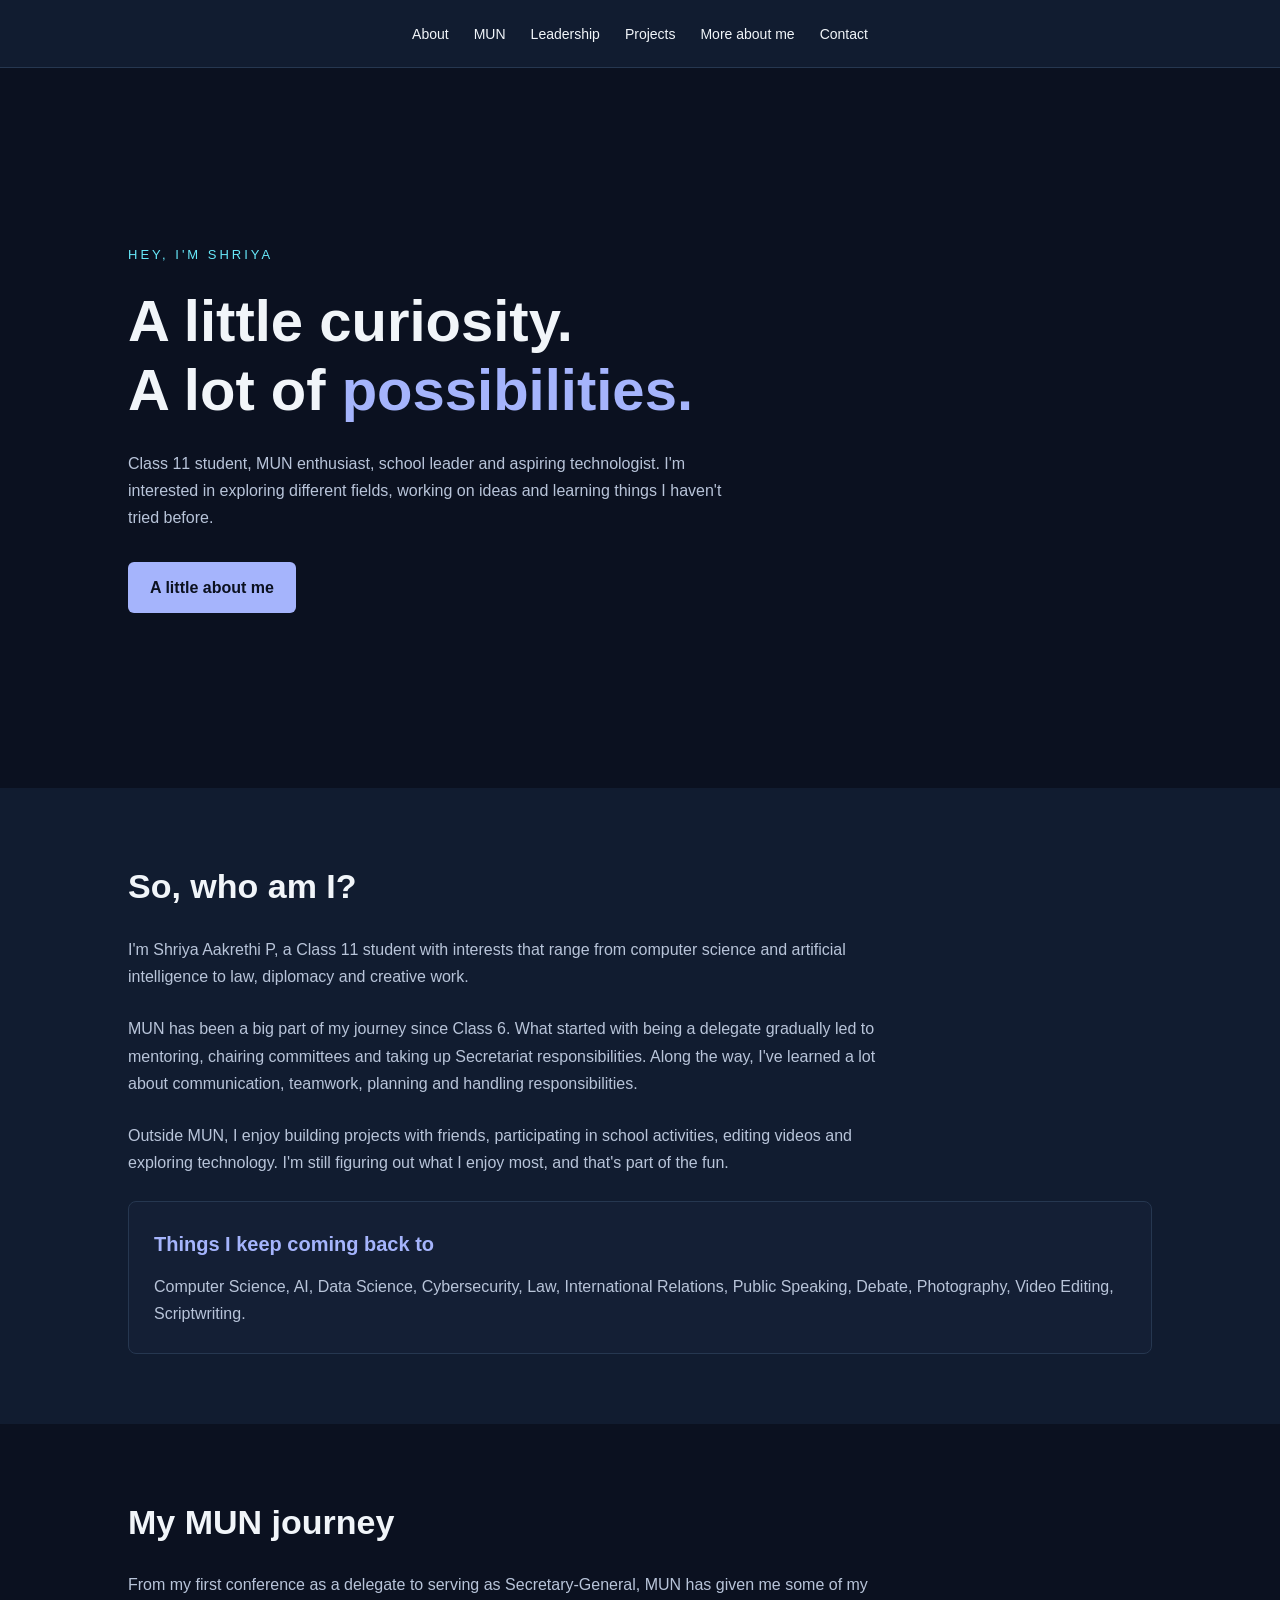
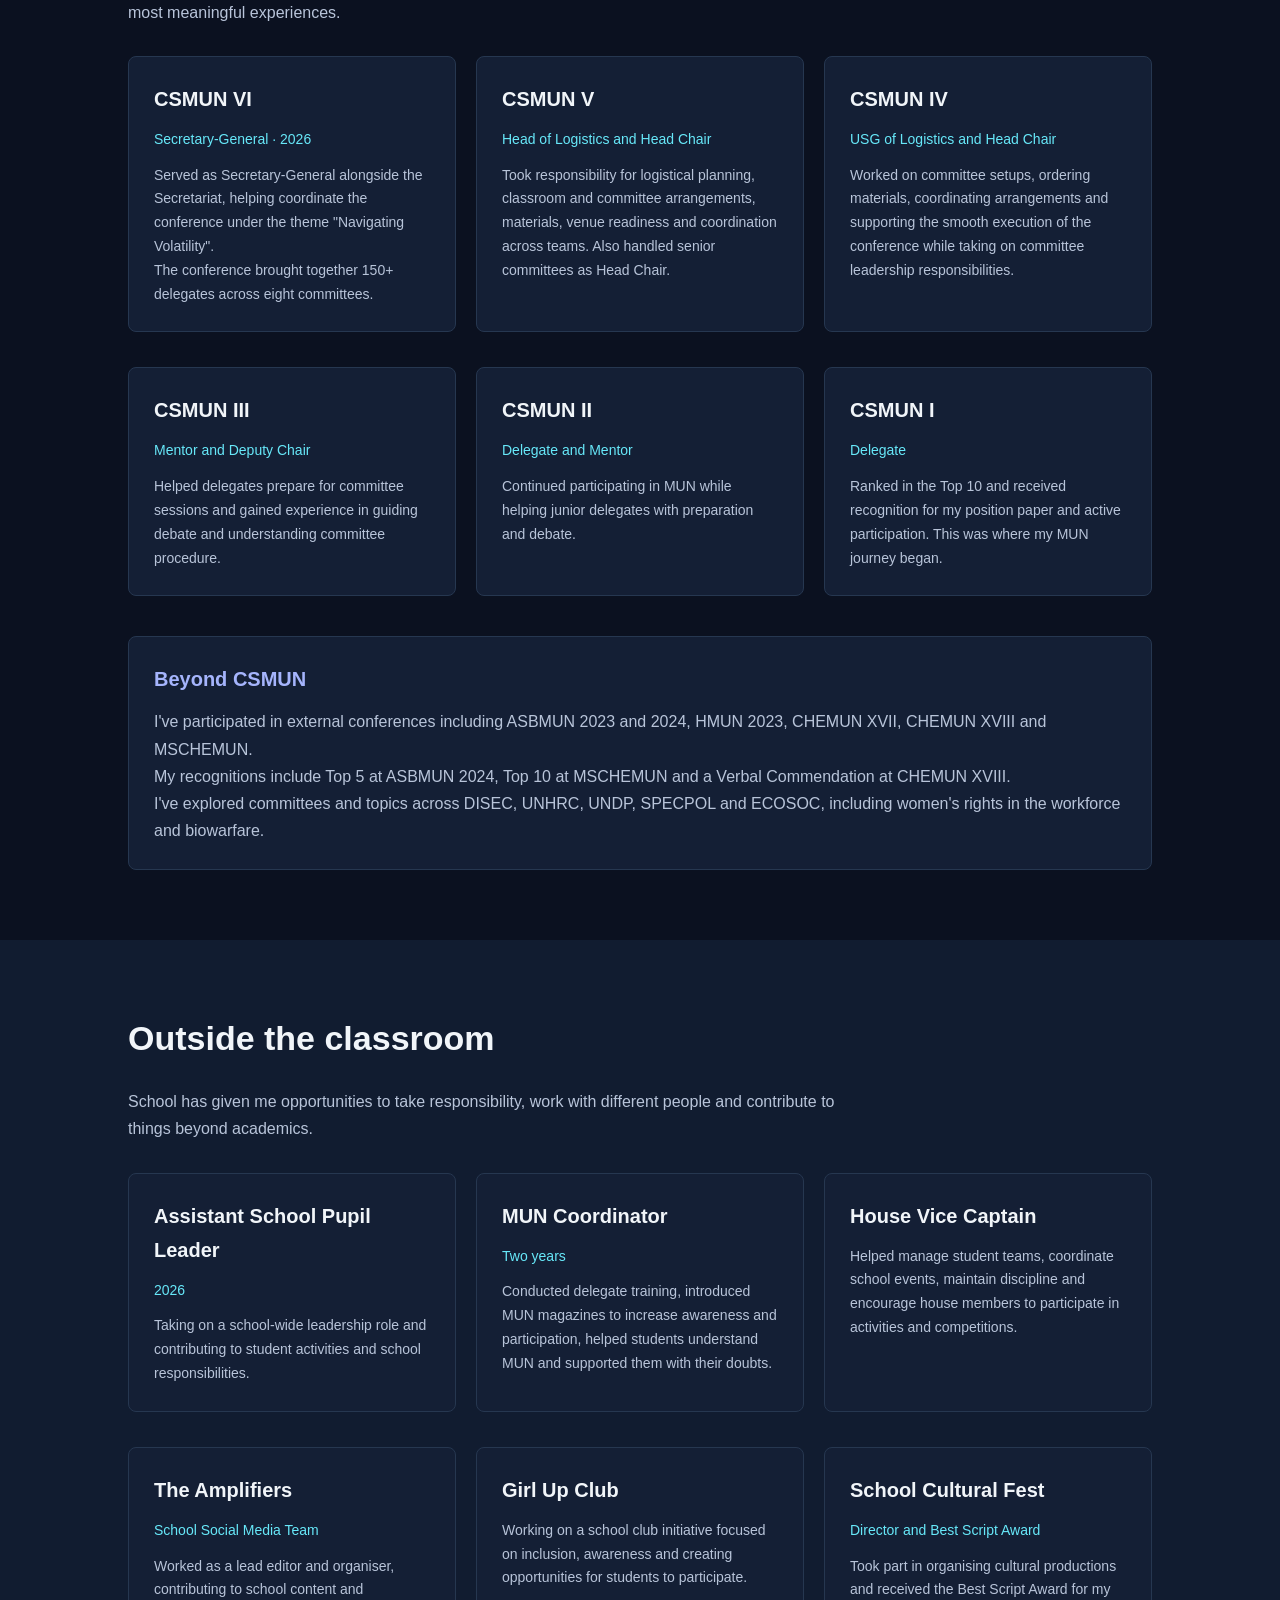
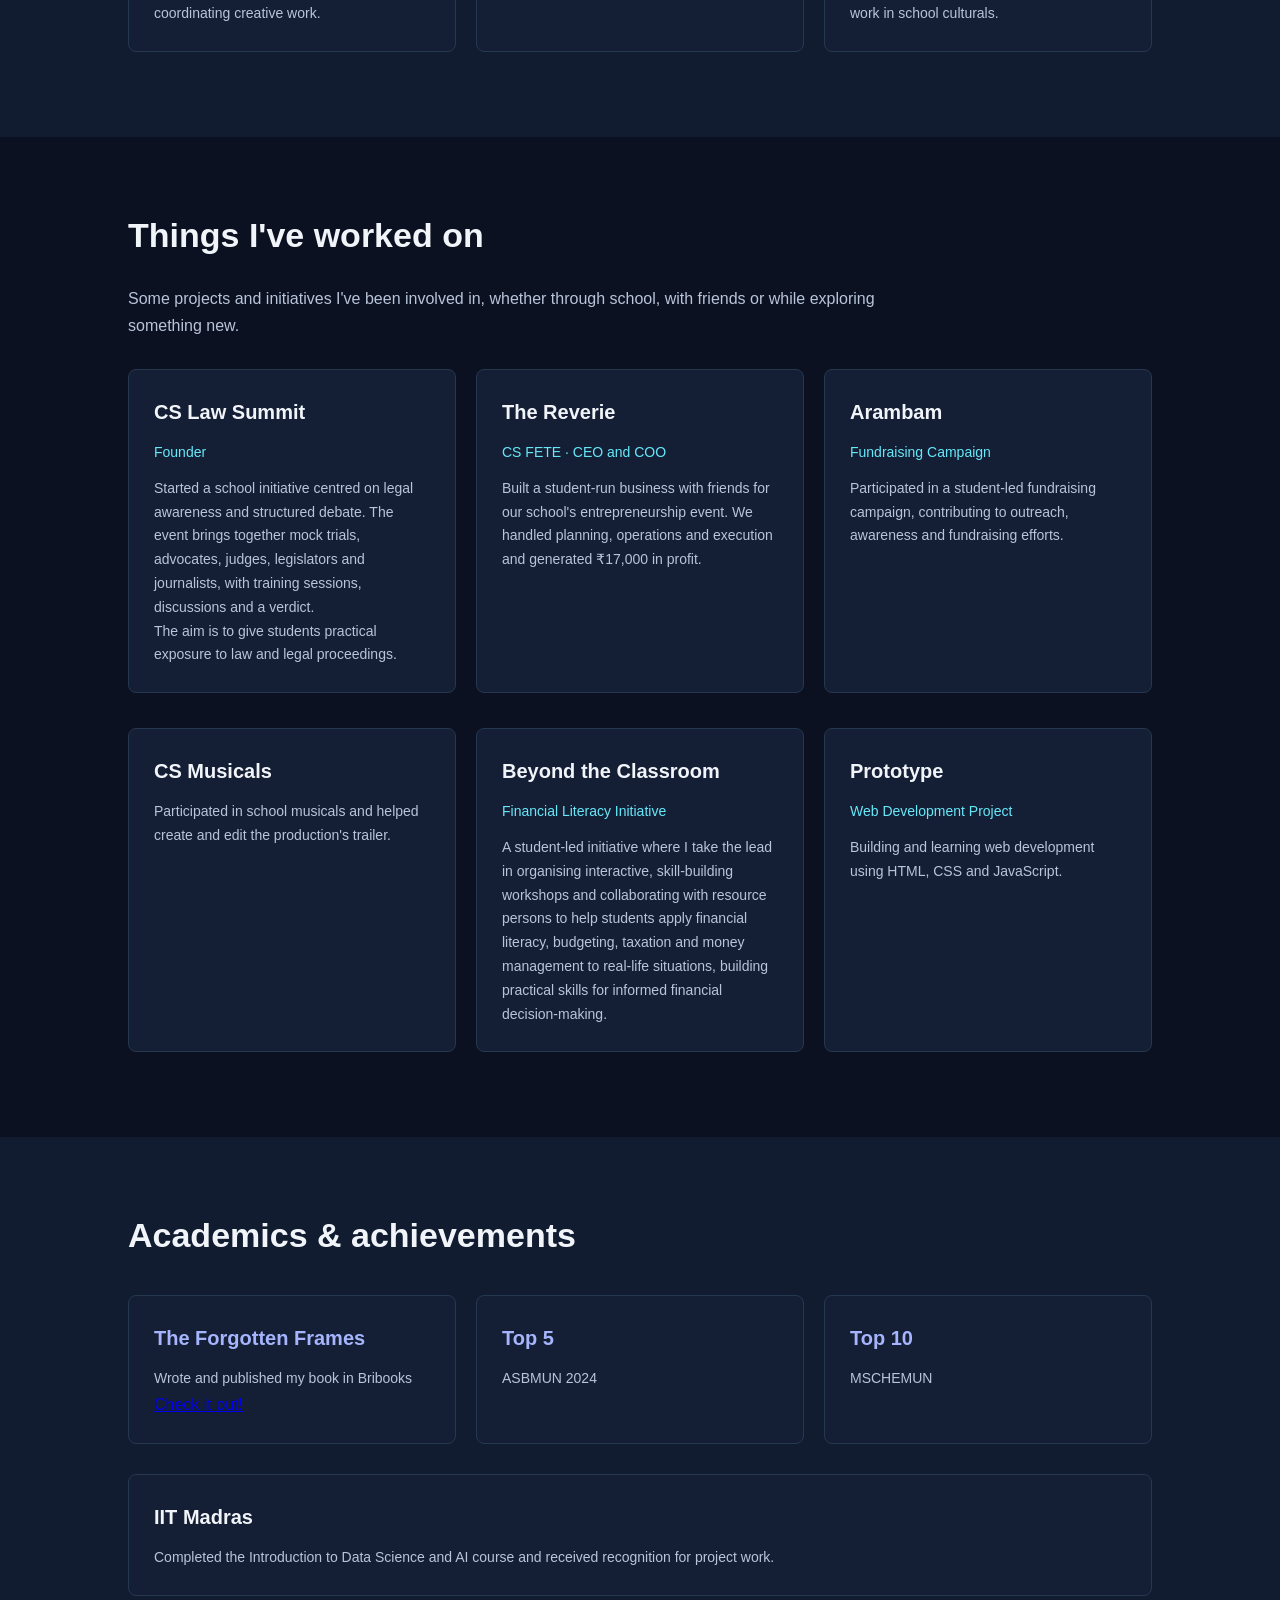
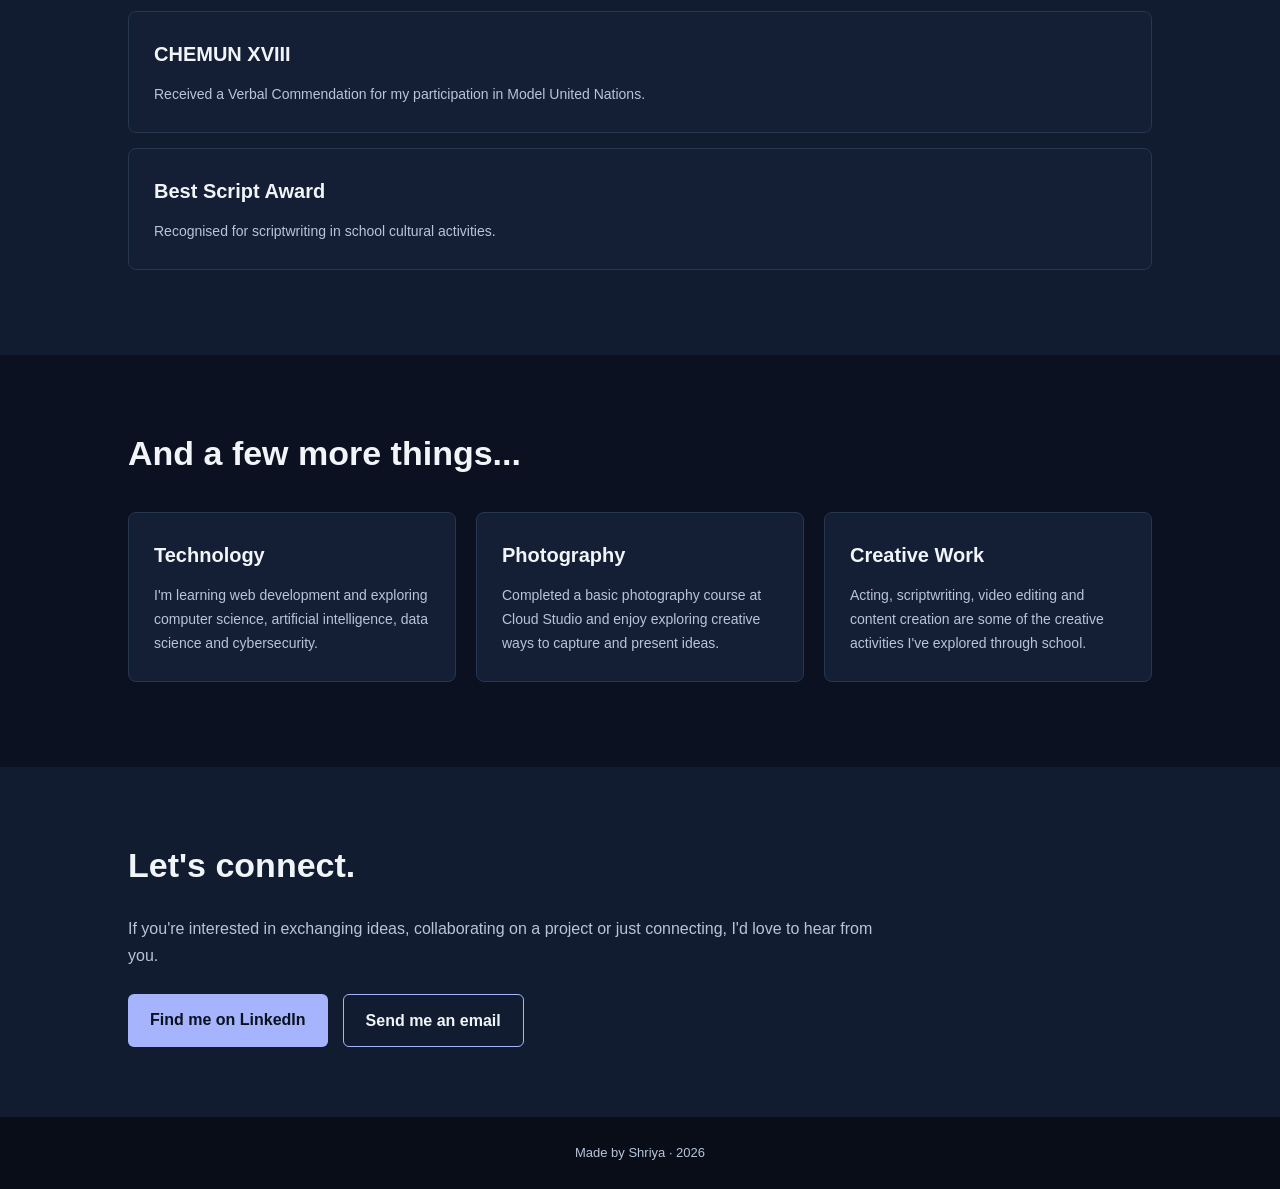
<file: index.html>
<!DOCTYPE html>
<html lang="en">

<head>
    <meta charset="UTF-8">
    <meta name="viewport" content="width=device-width, initial-scale=1.0">
    <title>Shriya | Portfolio</title>
    <link rel="stylesheet" href="practice.css">
</head>

<body>

    <header>
        <nav>
            <ul>
                <li><a href="#about">About</a></li>
                <li><a href="#mun">MUN</a></li>
                <li><a href="#leadership">Leadership</a></li>
                <li><a href="#projects">Projects</a></li>
                <li><a href="#more">More about me</a></li>
                <li><a href="#contact">Contact</a></li>
            </ul>
        </nav>
    </header>


    <main>

        <!-- Introduction -->

        <section id="home">

            <p class="intro">HEY, I'M SHRIYA</p>

            <h1>
                A little curiosity.<br>
                A lot of <span>possibilities.</span>
            </h1>

            <p class="home-text">
                Class 11 student, MUN enthusiast, school leader
                and aspiring technologist. I'm interested in
                exploring different fields, working on ideas
                and learning things I haven't tried before.
            </p>

            <a href="#about" class="button">A little about me</a>

        </section>


        <!-- About Me -->

        <section id="about" class="light-section">

            <h2>So, who am I?</h2>

            <p class="description">
                I'm Shriya Aakrethi P, a Class 11 student with
                interests that range from computer science and
                artificial intelligence to law, diplomacy and
                creative work.
            </p>

            <p class="description">
                MUN has been a big part of my journey since
                Class 6. What started with being a delegate
                gradually led to mentoring, chairing committees
                and taking up Secretariat responsibilities.
                Along the way, I've learned a lot about
                communication, teamwork, planning and handling
                responsibilities.
            </p>

            <p class="description">
                Outside MUN, I enjoy building projects with
                friends, participating in school activities,
                editing videos and exploring technology.
                I'm still figuring out what I enjoy most,
                and that's part of the fun.
            </p>

            <div class="interest-box">
                <h3>Things I keep coming back to</h3>

                <p>
                    Computer Science, AI, Data Science,
                    Cybersecurity, Law, International Relations,
                    Public Speaking, Debate, Photography,
                    Video Editing, Scriptwriting.
                </p>
            </div>

        </section>


        <!-- MUN Journey -->

        <section id="mun">

            <h2>My MUN journey</h2>

            <p class="description">
                From my first conference as a delegate to serving
                as Secretary-General, MUN has given me some of
                my most meaningful experiences.
            </p>

            <div class="card-container">

                <div class="card">
                    <h3>CSMUN VI</h3>
                    <p class="role">Secretary-General · 2026</p>

                    <p>
                        Served as Secretary-General alongside the
                        Secretariat, helping coordinate the
                        conference under the theme
                        "Navigating Volatility".
                    </p>

                    <p>
                        The conference brought together 150+
                        delegates across eight committees.
                    </p>
                </div>

                <div class="card">
                    <h3>CSMUN V</h3>
                    <p class="role">Head of Logistics and Head Chair</p>

                    <p>
                        Took responsibility for logistical planning,
                        classroom and committee arrangements,
                        materials, venue readiness and coordination
                        across teams. Also handled senior committees
                        as Head Chair.
                    </p>
                </div>

                <div class="card">
                    <h3>CSMUN IV</h3>
                    <p class="role">USG of Logistics and Head Chair</p>

                    <p>
                        Worked on committee setups, ordering
                        materials, coordinating arrangements and
                        supporting the smooth execution of the
                        conference while taking on committee
                        leadership responsibilities.
                    </p>
                </div>

                <div class="card">
                    <h3>CSMUN III</h3>
                    <p class="role">Mentor and Deputy Chair</p>

                    <p>
                        Helped delegates prepare for committee
                        sessions and gained experience in guiding
                        debate and understanding committee procedure.
                    </p>
                </div>

                <div class="card">
                    <h3>CSMUN II</h3>
                    <p class="role">Delegate and Mentor</p>

                    <p>
                        Continued participating in MUN while
                        helping junior delegates with preparation
                        and debate.
                    </p>
                </div>

                <div class="card">
                    <h3>CSMUN I</h3>
                    <p class="role">Delegate</p>

                    <p>
                        Ranked in the Top 10 and received recognition
                        for my position paper and active participation.
                        This was where my MUN journey began.
                    </p>
                </div>

            </div>


            <div class="interest-box">
                <h3>Beyond CSMUN</h3>

                <p>
                    I've participated in external conferences
                    including ASBMUN 2023 and 2024, HMUN 2023,
                    CHEMUN XVII, CHEMUN XVIII and MSCHEMUN.
                </p>

                <p>
                    My recognitions include Top 5 at ASBMUN 2024,
                    Top 10 at MSCHEMUN and a Verbal Commendation
                    at CHEMUN XVIII.
                </p>

                <p>
                    I've explored committees and topics across
                    DISEC, UNHRC, UNDP, SPECPOL and ECOSOC,
                    including women's rights in the workforce
                    and biowarfare.
                </p>
            </div>

        </section>


        <!-- School Leadership -->

        <section id="leadership" class="light-section">

            <h2>Outside the classroom</h2>

            <p class="description">
                School has given me opportunities to take
                responsibility, work with different people
                and contribute to things beyond academics.
            </p>

            <div class="card-container">

                <div class="card">
                    <h3>Assistant School Pupil Leader</h3>
                    <p class="role">2026</p>

                    <p>
                        Taking on a school-wide leadership role
                        and contributing to student activities
                        and school responsibilities.
                    </p>
                </div>

                <div class="card">
                    <h3>MUN Coordinator</h3>
                    <p class="role">Two years</p>

                    <p>
                        Conducted delegate training, introduced
                        MUN magazines to increase awareness and
                        participation, helped students understand
                        MUN and supported them with their doubts.
                    </p>
                </div>

                <div class="card">
                    <h3>House Vice Captain</h3>

                    <p>
                        Helped manage student teams, coordinate
                        school events, maintain discipline and
                        encourage house members to participate
                        in activities and competitions.
                    </p>
                </div>

                <div class="card">
                    <h3>The Amplifiers</h3>
                    <p class="role">School Social Media Team</p>

                    <p>
                        Worked as a lead editor and organiser,
                        contributing to school content and
                        coordinating creative work.
                    </p>
                </div>

                <div class="card">
                    <h3>Girl Up Club</h3>

                    <p>
                        Working on a school club initiative
                        focused on inclusion, awareness and
                        creating opportunities for students
                        to participate.
                    </p>
                </div>

                <div class="card">
                    <h3>School Cultural Fest</h3>
                    <p class="role">Director and Best Script Award</p>

                    <p>
                        Took part in organising cultural
                        productions and received the Best Script
                        Award for my work in school culturals.
                    </p>
                </div>

            </div>

        </section>


        <!-- Projects -->

        <section id="projects">

            <h2>Things I've worked on</h2>

            <p class="description">
                Some projects and initiatives I've been involved
                in, whether through school, with friends or
                while exploring something new.
            </p>

            <div class="card-container">

                <div class="card">
                    <h3>CS Law Summit</h3>
                    <p class="role">Founder</p>

                    <p>
                        Started a school initiative centred on
                        legal awareness and structured debate.
                        The event brings together mock trials,
                        advocates, judges, legislators and
                        journalists, with training sessions,
                        discussions and a verdict.
                    </p>

                    <p>
                        The aim is to give students practical
                        exposure to law and legal proceedings.
                    </p>
                </div>

                <div class="card">
                    <h3>The Reverie</h3>
                    <p class="role">CS FETE · CEO and COO</p>

                    <p>
                        Built a student-run business with friends
                        for our school's entrepreneurship event.
                        We handled planning, operations and
                        execution and generated ₹17,000 in profit.
                    </p>
                </div>

                <div class="card">
                    <h3>Arambam</h3>
                    <p class="role">Fundraising Campaign</p>

                    <p>
                        Participated in a student-led fundraising
                        campaign, contributing to outreach,
                        awareness and fundraising efforts.
                    </p>
                </div>

                <div class="card">
                    <h3>CS Musicals</h3>

                    <p>
                        Participated in school musicals and
                        helped create and edit the production's
                        trailer.
                    </p>
                </div>

                <div class="card">
                    <h3>Beyond the Classroom</h3>
                    <p class="role">Financial Literacy Initiative</p>

                    <p>
                        A student-led initiative where I take the lead in organising interactive, skill-building workshops and collaborating with resource persons to help students apply financial literacy, budgeting, taxation and money management to real-life situations, building practical skills for informed financial decision-making.
                    </p>
                </div>

                <div class="card">
                    <h3>Prototype</h3>
                    <p class="role">Web Development Project</p>

                    <p>
                        Building and learning web development using HTML, CSS and JavaScript. 
                    </p>
                </div>

            </div>

        </section>


        <!-- Academics and Achievements -->

        <section id="achievements" class="light-section">

            <h2>Academics & achievements</h2>

            <div class="achievement-container">

                <div class="achievement">
                    <h3>The Forgotten Frames</h3>
                    <p>Wrote and published my book in Bribooks</p>
                    <a href="https://www.bribooks.com/bookstore/the-forgotten-frames/?srsltid=AYCX9vIEyPFC4JYP1ghCQ3JldR5nYE9hIWElgOTMwWXjQ63DxE89R3im" target="_blank" rel="noopener noreferrer">Check it out!</a>
                </div>

                <div class="achievement">
                    <h3>Top 5</h3>
                    <p>ASBMUN 2024</p>
                </div>

                <div class="achievement">
                    <h3>Top 10</h3>
                    <p>MSCHEMUN</p>
                </div>

            </div>

            <div class="card">
                <h3>IIT Madras</h3>

                <p>
                    Completed the Introduction to Data Science
                    and AI course and received recognition for
                    project work.
                </p>
            </div>

            <div class="card">
                <h3>CHEMUN XVIII</h3>

                <p>
                    Received a Verbal Commendation for my
                    participation in Model United Nations.
                </p>
            </div>

            <div class="card">
                <h3>Best Script Award</h3>

                <p>
                    Recognised for scriptwriting in school
                    cultural activities.
                </p>
            </div>

            

        </section>


        <!-- Other Interests -->

        <section id="more">

            <h2>And a few more things...</h2>

            <div class="card-container">

                <div class="card">
                    <h3>Technology</h3>

                    <p>
                        I'm learning web development and exploring
                        computer science, artificial intelligence,
                        data science and cybersecurity.
                    </p>
                </div>

                <div class="card">
                    <h3>Photography</h3>

                    <p>
                        Completed a basic photography course
                        at Cloud Studio and enjoy exploring
                        creative ways to capture and present ideas.
                    </p>
                </div>

                <div class="card">
                    <h3>Creative Work</h3>

                    <p>
                        Acting, scriptwriting, video editing
                        and content creation are some of the
                        creative activities I've explored
                        through school.
                    </p>
                </div>

            </div>

        </section>


        <!-- Contact -->

        <section id="contact" class="contact-section">

            <h2>Let's connect.</h2>

            <p class="description">
                If you're interested in exchanging ideas,
                collaborating on a project or just connecting,
                I'd love to hear from you.
            </p>

            <div class="contact-links">

                <a
                    href="https://www.linkedin.com/in/shriya-aakrethi-palanivel-a01959285/?isSelfProfile=true"
            
                    class="button"
                >
                    Find me on LinkedIn
                </a>

                <a
                    href="mailto:shriyaaakrethipalanivel@gmail.com"
                    class="button email-button"
                >
                    Send me an email
                </a>

            </div>

        </section>

    </main>


    <footer>
        <p>Made by Shriya · 2026</p>
    </footer>

</body>

</html>
</file>
<file: practice.css>
/* General styling */

* {
    margin: 0;
    padding: 0;
    box-sizing: border-box;
}

html {
    scroll-behavior: smooth;
}

body {
    background-color: #0B1120;
    color: #F1F5F9;
    font-family: Arial, Helvetica, sans-serif;
    line-height: 1.7;
}

section {
    padding: 70px 10%;
    scroll-margin-top: 20px;
}

h2 {
    font-size: 34px;
    margin-bottom: 20px;
}

h3 {
    font-size: 20px;
    margin-bottom: 12px;
}

p {
    color: #B8C4D9;
}

.description {
    max-width: 750px;
    margin-bottom: 25px;
}


/* Navigation */

header {
    background-color: #111C30;
    padding: 20px 10%;
    border-bottom: 1px solid #263750;
}

nav ul {
    list-style: none;
    display: flex;
    justify-content: center;
    gap: 25px;
    flex-wrap: wrap;
}

nav a {
    color: #F1F5F9;
    text-decoration: none;
    font-size: 14px;
}

nav a:hover {
    color: #67E8F9;
}


/* Home section */

#home {
    min-height: 80vh;
    display: flex;
    flex-direction: column;
    justify-content: center;
    align-items: flex-start;
    background-color: #0B1120;
}

.intro {
    color: #67E8F9;
    font-size: 13px;
    letter-spacing: 3px;
    margin-bottom: 20px;
}

#home h1 {
    font-size: 58px;
    line-height: 1.2;
    margin-bottom: 25px;
}

#home h1 span {
    color: #A5B4FC;
}

.home-text {
    max-width: 600px;
    margin-bottom: 30px;
}

.button {
    display: inline-block;
    background-color: #A5B4FC;
    color: #0B1120;
    padding: 12px 22px;
    border-radius: 6px;
    text-decoration: none;
    font-weight: bold;
}

.button:hover {
    background-color: #67E8F9;
}


/* Alternate section background */

.light-section {
    background-color: #111C30;
}


/* Cards */

.card-container {
    display: flex;
    flex-wrap: wrap;
    gap: 20px;
    margin-top: 30px;
}

.card {
    background-color: #141F35;
    border: 1px solid #263750;
    border-radius: 8px;
    padding: 25px;
    margin-bottom: 15px;
}

.card-container .card {
    flex: 1;
    min-width: 250px;
}

.card p {
    font-size: 14px;
}

.role {
    color: #67E8F9;
    margin-bottom: 12px;
}



.interest-box {
    background-color: #141F35;
    border: 1px solid #263750;
    border-radius: 8px;
    padding: 25px;
    margin-top: 25px;
}

.interest-box h3 {
    color: #A5B4FC;
}


/* Achievements */

.achievement-container {
    display: flex;
    flex-wrap: wrap;
    gap: 20px;
    margin: 30px 0;
}

.achievement {
    background-color: #141F35;
    border: 1px solid #263750;
    border-radius: 8px;
    padding: 25px;
    flex: 1;
    min-width: 150px;
}

.achievement h3 {
    color: #A5B4FC;
}

.achievement p {
    font-size: 14px;
}


/* Contact */

.contact-section {
    background-color: #111C30;
}

.contact-links {
    display: flex;
    flex-wrap: wrap;
    gap: 15px;
    margin-top: 25px;
}

.email-button {
    background-color: transparent;
    color: #F1F5F9;
    border: 1px solid #A5B4FC;
}

.email-button:hover {
    background-color: #67E8F9;
    color: #0B1120;
}


/* Footer */

footer {
    background-color: #080D18;
    padding: 25px 10%;
    text-align: center;
}

footer p {
    font-size: 13px;
}


/* Mobile screens */

@media (max-width: 600px) {

    header {
        padding: 20px 5%;
    }

    nav ul {
        gap: 12px;
    }

    nav a {
        font-size: 12px;
    }

    section {
        padding: 55px 7%;
    }

    #home h1 {
        font-size: 40px;
    }

    h2 {
        font-size: 28px;
    }

    .card-container .card {
        min-width: 100%;
    }

}
</file>
